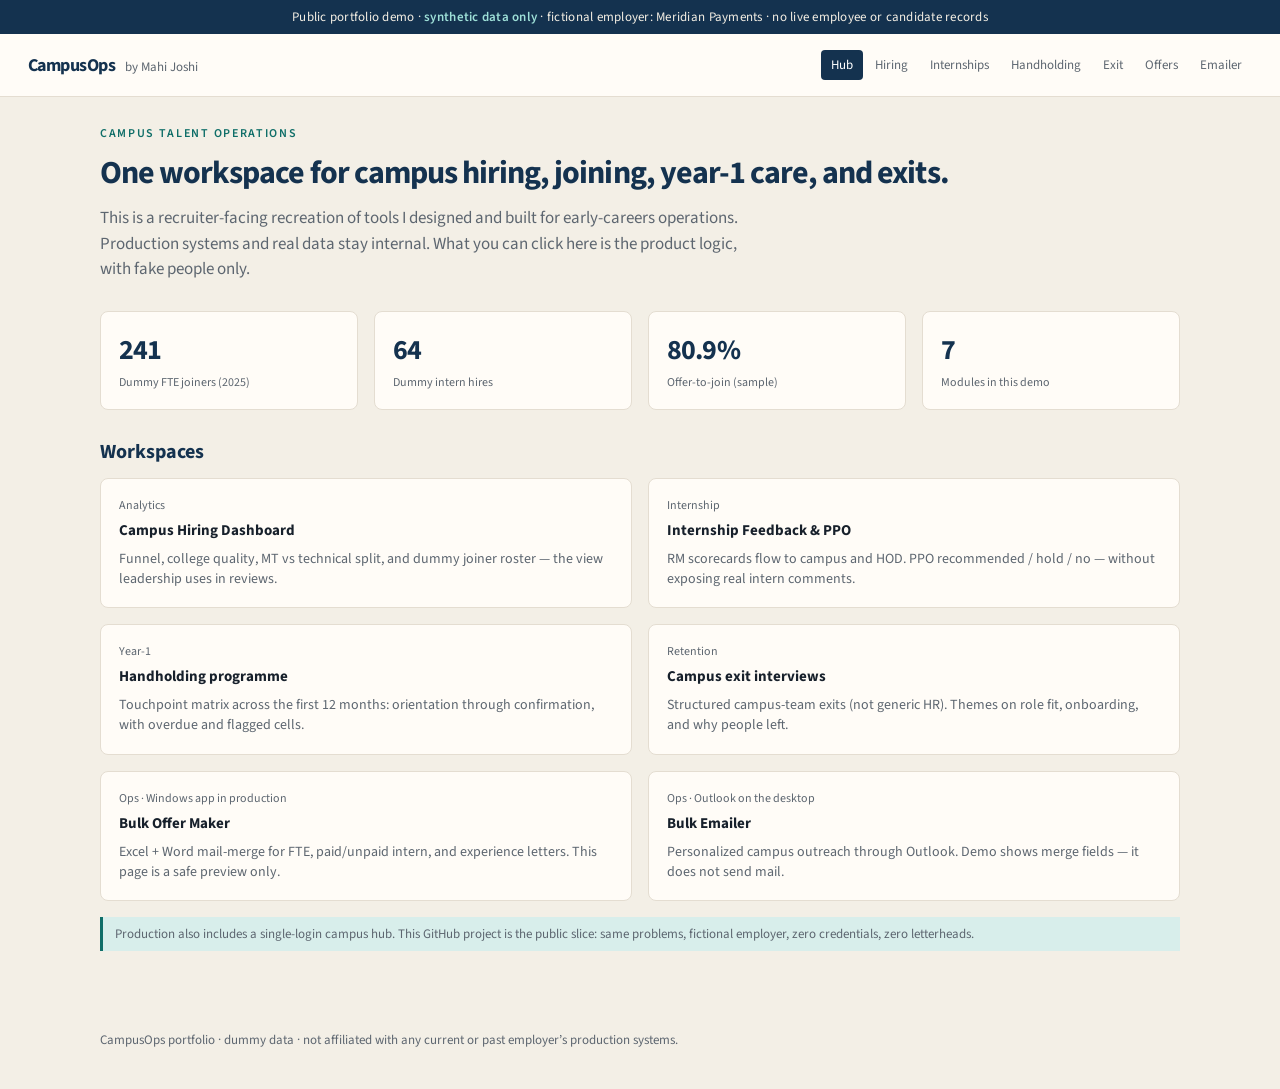
<file: index.html>
<!DOCTYPE html>
<html lang="en">
<head>
  <meta charset="UTF-8" />
  <meta name="viewport" content="width=device-width, initial-scale=1" />
  <title>CampusOps — Campus Talent Operations Suite</title>
  <meta name="description" content="Public dummy-data demo of a campus hiring operations suite: analytics, internship PPO, year-1 handholding, exit interviews, offer generation, and bulk outreach." />
  <link rel="preconnect" href="https://fonts.googleapis.com" />
  <link rel="stylesheet" href="https://fonts.googleapis.com/css2?family=Source+Sans+3:wght@400;500;600;700&display=swap" />
  <link rel="stylesheet" href="assets/css/app.css" />
</head>
<body>
  <div class="banner">Public portfolio demo · <strong>synthetic data only</strong> · fictional employer: Meridian Payments · no live employee or candidate records</div>
  <header class="top">
    <div class="brand">
      <span class="mark">CampusOps</span>
      <span class="org">by Mahi Joshi</span>
    </div>
    <nav id="nav" class="nav"></nav>
  </header>

  <main class="page">
    <p class="kicker">Campus talent operations</p>
    <h1>One workspace for campus hiring, joining, year-1 care, and exits.</h1>
    <p class="lede">
      This is a recruiter-facing recreation of tools I designed and built for early-careers operations.
      Production systems and real data stay internal. What you can click here is the product logic, with fake people only.
    </p>

    <div class="grid grid-4" style="margin-bottom:28px">
      <div class="card stat"><div class="n">241</div><div class="l">Dummy FTE joiners (2025)</div></div>
      <div class="card stat"><div class="n">64</div><div class="l">Dummy intern hires</div></div>
      <div class="card stat"><div class="n">80.9%</div><div class="l">Offer-to-join (sample)</div></div>
      <div class="card stat"><div class="n">7</div><div class="l">Modules in this demo</div></div>
    </div>

    <h2>Workspaces</h2>
    <div class="grid grid-2">
      <a class="card module" href="hiring.html">
        <div class="meta">Analytics</div>
        <h3>Campus Hiring Dashboard</h3>
        <p>Funnel, college quality, MT vs technical split, and dummy joiner roster — the view leadership uses in reviews.</p>
      </a>
      <a class="card module" href="feedback.html">
        <div class="meta">Internship</div>
        <h3>Internship Feedback &amp; PPO</h3>
        <p>RM scorecards flow to campus and HOD. PPO recommended / hold / no — without exposing real intern comments.</p>
      </a>
      <a class="card module" href="handholding.html">
        <div class="meta">Year-1</div>
        <h3>Handholding programme</h3>
        <p>Touchpoint matrix across the first 12 months: orientation through confirmation, with overdue and flagged cells.</p>
      </a>
      <a class="card module" href="exit.html">
        <div class="meta">Retention</div>
        <h3>Campus exit interviews</h3>
        <p>Structured campus-team exits (not generic HR). Themes on role fit, onboarding, and why people left.</p>
      </a>
      <a class="card module" href="offers.html">
        <div class="meta">Ops · Windows app in production</div>
        <h3>Bulk Offer Maker</h3>
        <p>Excel + Word mail-merge for FTE, paid/unpaid intern, and experience letters. This page is a safe preview only.</p>
      </a>
      <a class="card module" href="emailer.html">
        <div class="meta">Ops · Outlook on the desktop</div>
        <h3>Bulk Emailer</h3>
        <p>Personalized campus outreach through Outlook. Demo shows merge fields — it does not send mail.</p>
      </a>
    </div>

    <div class="note">
      Production also includes a single-login campus hub. This GitHub project is the public slice:
      same problems, fictional employer, zero credentials, zero letterheads.
    </div>
  </main>
  <footer>
    CampusOps portfolio · dummy data · not affiliated with any current or past employer’s production systems.
  </footer>
  <script src="assets/js/nav.js"></script>
</body>
</html>
</file>
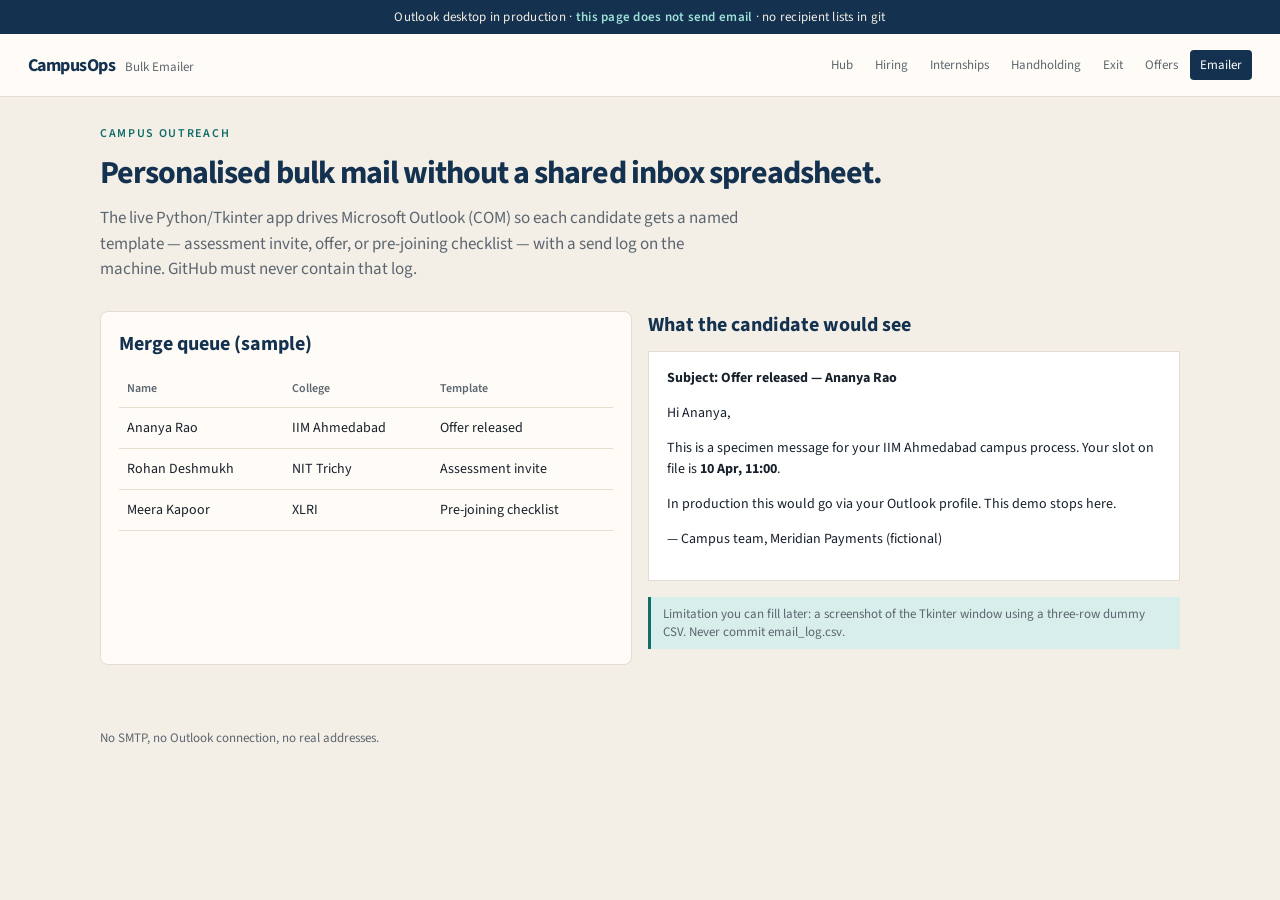
<file: emailer.html>
<!DOCTYPE html>
<html lang="en">
<head>
  <meta charset="UTF-8" />
  <meta name="viewport" content="width=device-width, initial-scale=1" />
  <title>Bulk Emailer — CampusOps</title>
  <link rel="stylesheet" href="https://fonts.googleapis.com/css2?family=Source+Sans+3:wght@400;500;600;700&display=swap" />
  <link rel="stylesheet" href="assets/css/app.css" />
</head>
<body>
  <div class="banner">Outlook desktop in production · <strong>this page does not send email</strong> · no recipient lists in git</div>
  <header class="top">
    <div class="brand"><span class="mark">CampusOps</span><span class="org">Bulk Emailer</span></div>
    <nav id="nav" class="nav"></nav>
  </header>
  <main class="page">
    <p class="kicker">Campus outreach</p>
    <h1>Personalised bulk mail without a shared inbox spreadsheet.</h1>
    <p class="lede">The live Python/Tkinter app drives Microsoft Outlook (COM) so each candidate gets a named template — assessment invite, offer, or pre-joining checklist — with a send log on the machine. GitHub must never contain that log.</p>
    <div class="grid grid-2">
      <div class="card">
        <h2>Merge queue (sample)</h2>
        <table id="queue"></table>
      </div>
      <div>
        <h2>What the candidate would see</h2>
        <div class="email-preview" id="preview"></div>
        <div class="note">Limitation you can fill later: a screenshot of the Tkinter window using a three-row dummy CSV. Never commit email_log.csv.</div>
      </div>
    </div>
  </main>
  <footer>No SMTP, no Outlook connection, no real addresses.</footer>
  <script src="assets/js/data.js"></script>
  <script src="assets/js/nav.js"></script>
  <script>
    const rows = CAMPUSOPS.emailMerge;
    document.getElementById("queue").innerHTML =
      "<tr><th>Name</th><th>College</th><th>Template</th></tr>" +
      rows.map((r) => `<tr><td>${r.name}</td><td>${r.college}</td><td>${r.status}</td></tr>`).join("");
    const r = rows[0];
    document.getElementById("preview").innerHTML = `
      <div class="subj">Subject: ${r.status} — ${r.name}</div>
      <p>Hi ${r.name.split(" ")[0]},</p>
      <p>This is a specimen message for your ${r.college} campus process. Your slot on file is <strong>${r.slot}</strong>.</p>
      <p>In production this would go via your Outlook profile. This demo stops here.</p>
      <p>— Campus team, Meridian Payments (fictional)</p>
    `;
  </script>
</body>
</html>
</file>
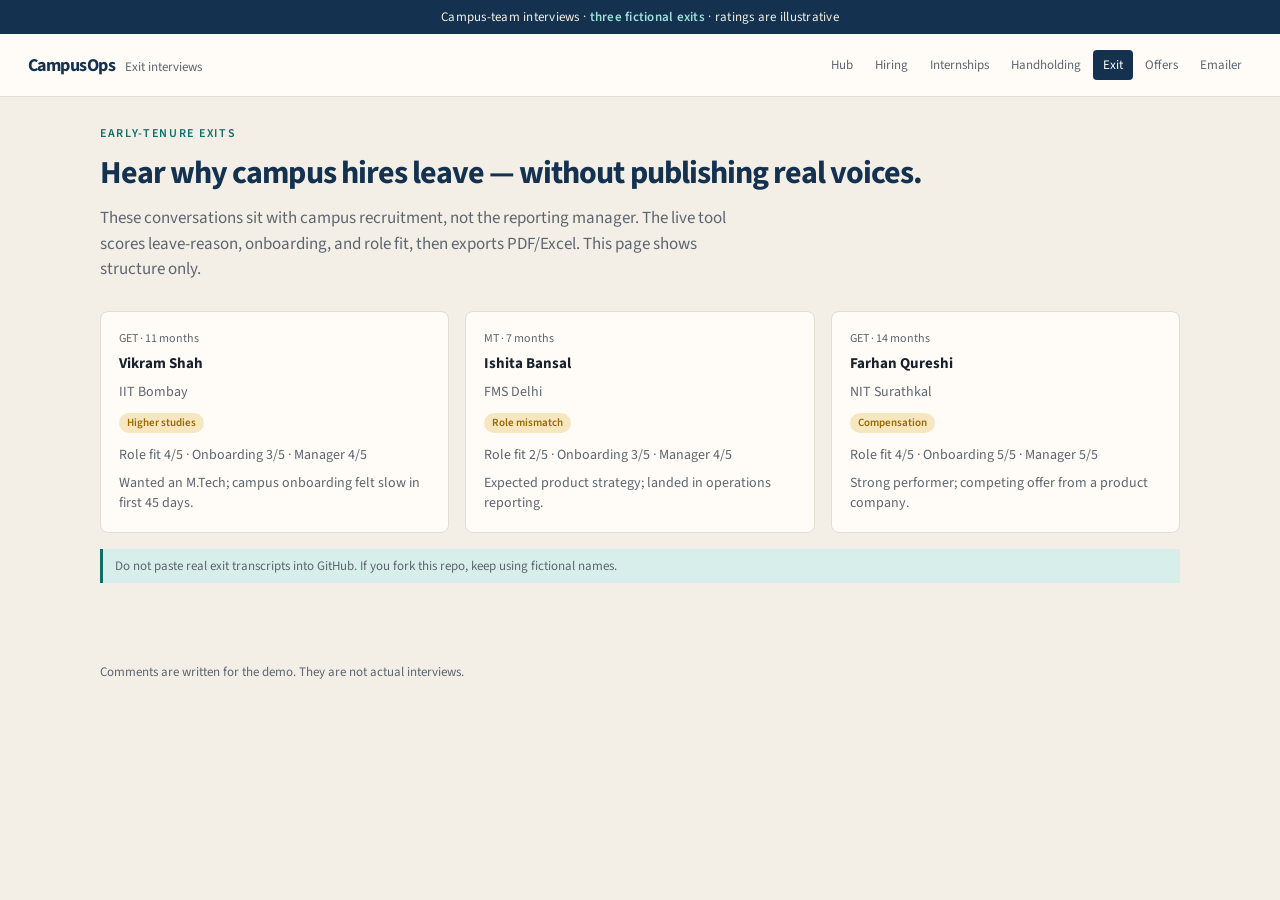
<file: exit.html>
<!DOCTYPE html>
<html lang="en">
<head>
  <meta charset="UTF-8" />
  <meta name="viewport" content="width=device-width, initial-scale=1" />
  <title>Campus Exit Interviews — CampusOps</title>
  <link rel="stylesheet" href="https://fonts.googleapis.com/css2?family=Source+Sans+3:wght@400;500;600;700&display=swap" />
  <link rel="stylesheet" href="assets/css/app.css" />
</head>
<body>
  <div class="banner">Campus-team interviews · <strong>three fictional exits</strong> · ratings are illustrative</div>
  <header class="top">
    <div class="brand"><span class="mark">CampusOps</span><span class="org">Exit interviews</span></div>
    <nav id="nav" class="nav"></nav>
  </header>
  <main class="page">
    <p class="kicker">Early-tenure exits</p>
    <h1>Hear why campus hires leave — without publishing real voices.</h1>
    <p class="lede">These conversations sit with campus recruitment, not the reporting manager. The live tool scores leave-reason, onboarding, and role fit, then exports PDF/Excel. This page shows structure only.</p>
    <div id="exits" class="grid grid-3"></div>
    <div class="note">Do not paste real exit transcripts into GitHub. If you fork this repo, keep using fictional names.</div>
  </main>
  <footer>Comments are written for the demo. They are not actual interviews.</footer>
  <script src="assets/js/data.js"></script>
  <script src="assets/js/nav.js"></script>
  <script>
    document.getElementById("exits").innerHTML = CAMPUSOPS.exits.map((e) => `
      <div class="card">
        <div class="meta">${e.track} · ${e.tenure}</div>
        <h3>${e.name}</h3>
        <p style="margin-bottom:10px">${e.college}</p>
        <p><span class="pill warn">${e.reason}</span></p>
        <p style="margin-top:12px">Role fit ${e.roleFit}/5 · Onboarding ${e.onboarding}/5 · Manager ${e.manager}/5</p>
        <p style="margin-top:8px">${e.note}</p>
      </div>
    `).join("");
  </script>
</body>
</html>
</file>
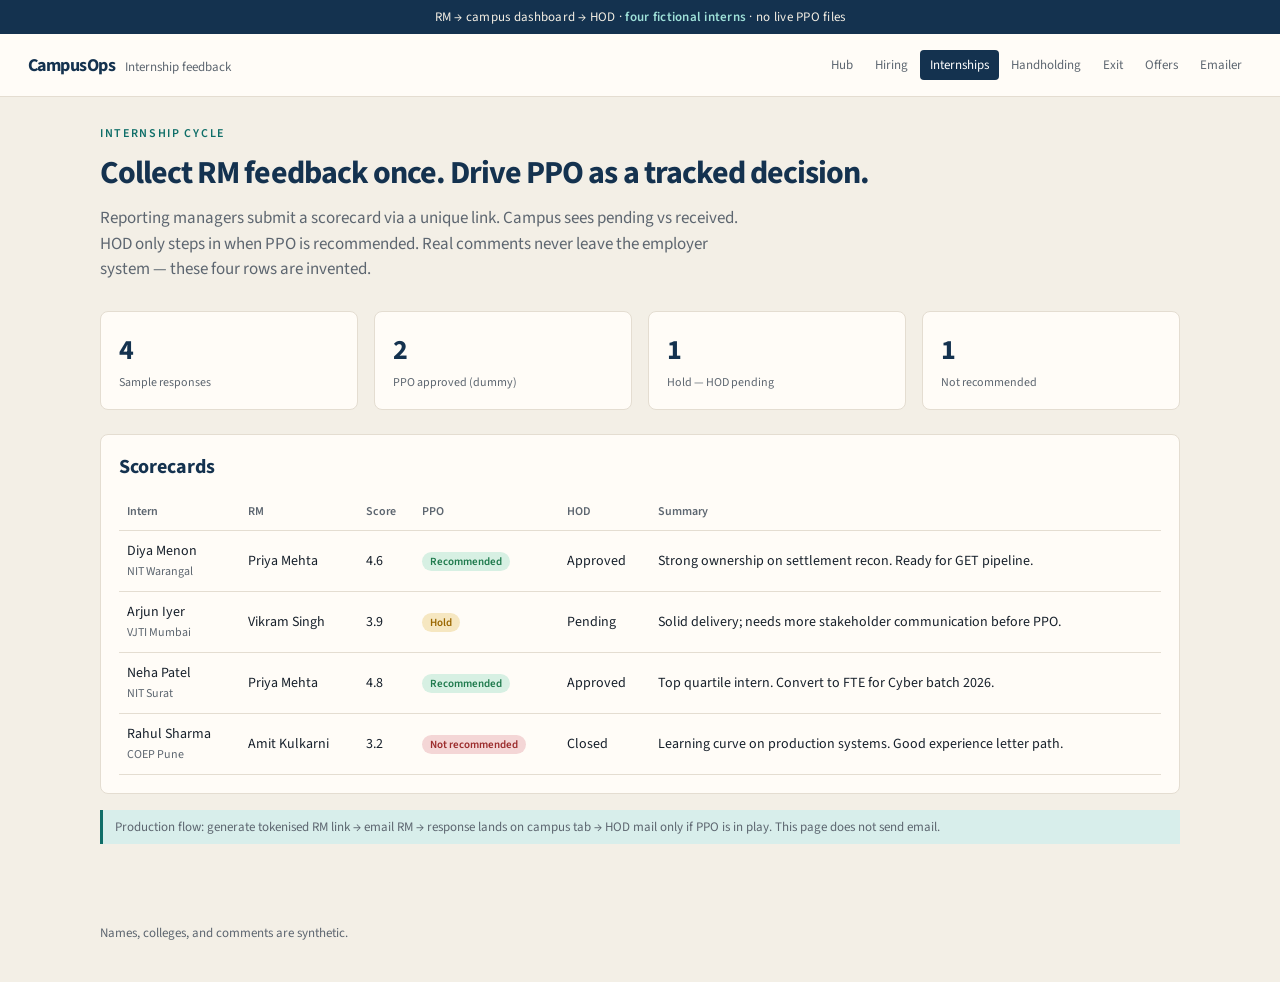
<file: feedback.html>
<!DOCTYPE html>
<html lang="en">
<head>
  <meta charset="UTF-8" />
  <meta name="viewport" content="width=device-width, initial-scale=1" />
  <title>Internship Feedback & PPO — CampusOps</title>
  <link rel="stylesheet" href="https://fonts.googleapis.com/css2?family=Source+Sans+3:wght@400;500;600;700&display=swap" />
  <link rel="stylesheet" href="assets/css/app.css" />
</head>
<body>
  <div class="banner">RM → campus dashboard → HOD · <strong>four fictional interns</strong> · no live PPO files</div>
  <header class="top">
    <div class="brand"><span class="mark">CampusOps</span><span class="org">Internship feedback</span></div>
    <nav id="nav" class="nav"></nav>
  </header>
  <main class="page">
    <p class="kicker">Internship cycle</p>
    <h1>Collect RM feedback once. Drive PPO as a tracked decision.</h1>
    <p class="lede">Reporting managers submit a scorecard via a unique link. Campus sees pending vs received. HOD only steps in when PPO is recommended. Real comments never leave the employer system — these four rows are invented.</p>
    <div class="grid grid-4" style="margin-bottom:24px">
      <div class="card stat"><div class="n">4</div><div class="l">Sample responses</div></div>
      <div class="card stat"><div class="n">2</div><div class="l">PPO approved (dummy)</div></div>
      <div class="card stat"><div class="n">1</div><div class="l">Hold — HOD pending</div></div>
      <div class="card stat"><div class="n">1</div><div class="l">Not recommended</div></div>
    </div>
    <div class="card">
      <h2>Scorecards</h2>
      <table id="interns"></table>
    </div>
    <div class="note">Production flow: generate tokenised RM link → email RM → response lands on campus tab → HOD mail only if PPO is in play. This page does not send email.</div>
  </main>
  <footer>Names, colleges, and comments are synthetic.</footer>
  <script src="assets/js/data.js"></script>
  <script src="assets/js/nav.js"></script>
  <script>
    const tone = (p) => p === "Recommended" ? "ok" : p === "Hold" ? "warn" : "bad";
    document.getElementById("interns").innerHTML =
      "<tr><th>Intern</th><th>RM</th><th>Score</th><th>PPO</th><th>HOD</th><th>Summary</th></tr>" +
      CAMPUSOPS.interns.map((i) =>
        `<tr>
          <td>${i.name}<br><span style="color:var(--muted);font-size:12px">${i.college}</span></td>
          <td>${i.rm}</td>
          <td>${i.score.toFixed(1)}</td>
          <td><span class="pill ${tone(i.ppo)}">${i.ppo}</span></td>
          <td>${i.hodStatus}</td>
          <td>${i.summary}</td>
        </tr>`
      ).join("");
  </script>
</body>
</html>
</file>
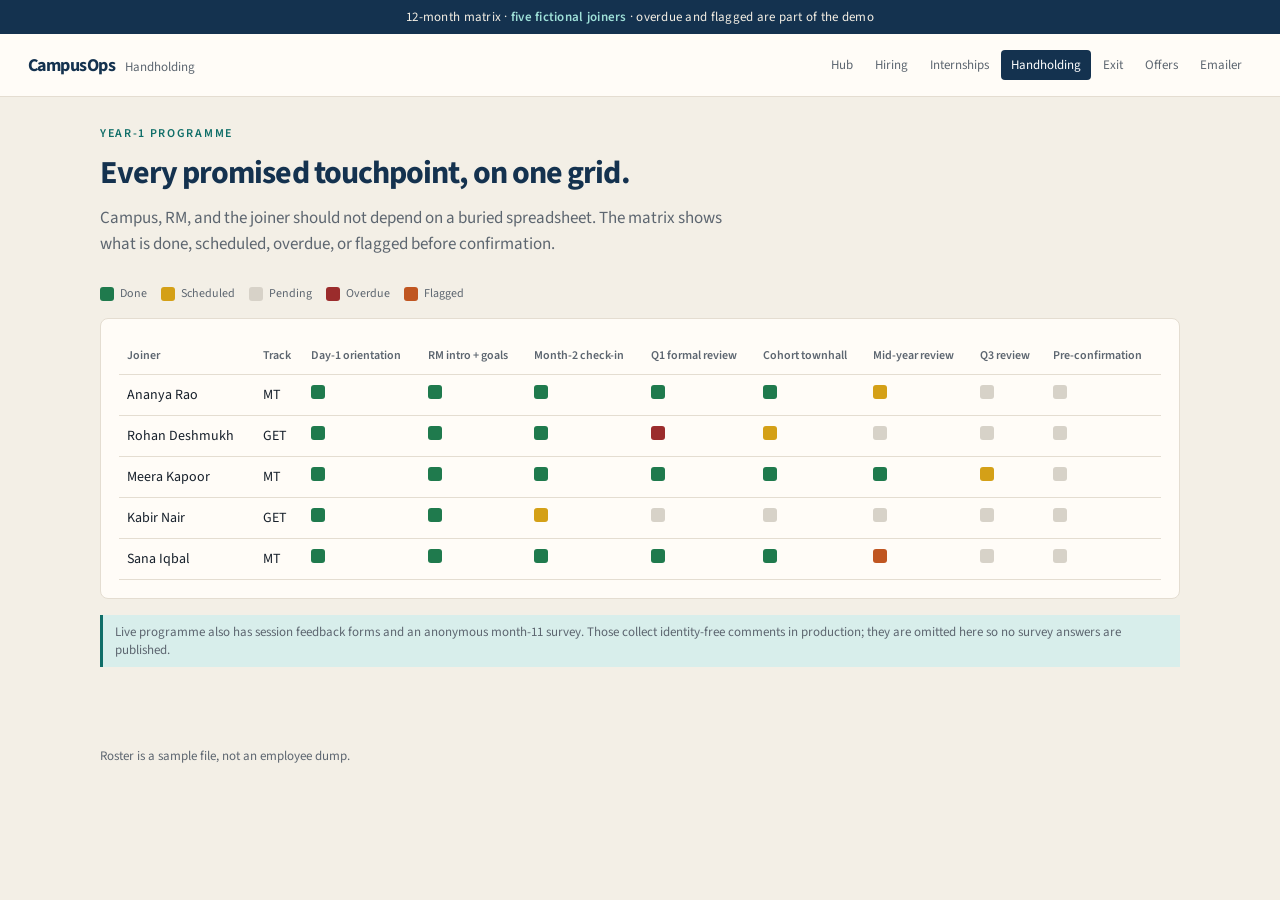
<file: handholding.html>
<!DOCTYPE html>
<html lang="en">
<head>
  <meta charset="UTF-8" />
  <meta name="viewport" content="width=device-width, initial-scale=1" />
  <title>Year-1 Handholding — CampusOps</title>
  <link rel="stylesheet" href="https://fonts.googleapis.com/css2?family=Source+Sans+3:wght@400;500;600;700&display=swap" />
  <link rel="stylesheet" href="assets/css/app.css" />
</head>
<body>
  <div class="banner">12-month matrix · <strong>five fictional joiners</strong> · overdue and flagged are part of the demo</div>
  <header class="top">
    <div class="brand"><span class="mark">CampusOps</span><span class="org">Handholding</span></div>
    <nav id="nav" class="nav"></nav>
  </header>
  <main class="page">
    <p class="kicker">Year-1 programme</p>
    <h1>Every promised touchpoint, on one grid.</h1>
    <p class="lede">Campus, RM, and the joiner should not depend on a buried spreadsheet. The matrix shows what is done, scheduled, overdue, or flagged before confirmation.</p>
    <div class="legend">
      <span><i class="cell done"></i> Done</span>
      <span><i class="cell scheduled"></i> Scheduled</span>
      <span><i class="cell pending"></i> Pending</span>
      <span><i class="cell overdue"></i> Overdue</span>
      <span><i class="cell flagged"></i> Flagged</span>
    </div>
    <div class="card matrix">
      <table id="matrix"></table>
    </div>
    <div class="note">Live programme also has session feedback forms and an anonymous month-11 survey. Those collect identity-free comments in production; they are omitted here so no survey answers are published.</div>
  </main>
  <footer>Roster is a sample file, not an employee dump.</footer>
  <script src="assets/js/data.js"></script>
  <script src="assets/js/nav.js"></script>
  <script>
    const h = CAMPUSOPS.handholding;
    const head = "<tr><th>Joiner</th><th>Track</th>" + h.touchpoints.map((t) => `<th>${t}</th>`).join("") + "</tr>";
    const body = h.employees.map((e) =>
      `<tr><td>${e.name}</td><td>${e.track}</td>` +
      e.cells.map((c) => `<td><i class="cell ${c}" title="${c}"></i></td>`).join("") +
      "</tr>"
    ).join("");
    document.getElementById("matrix").innerHTML = head + body;
  </script>
</body>
</html>
</file>
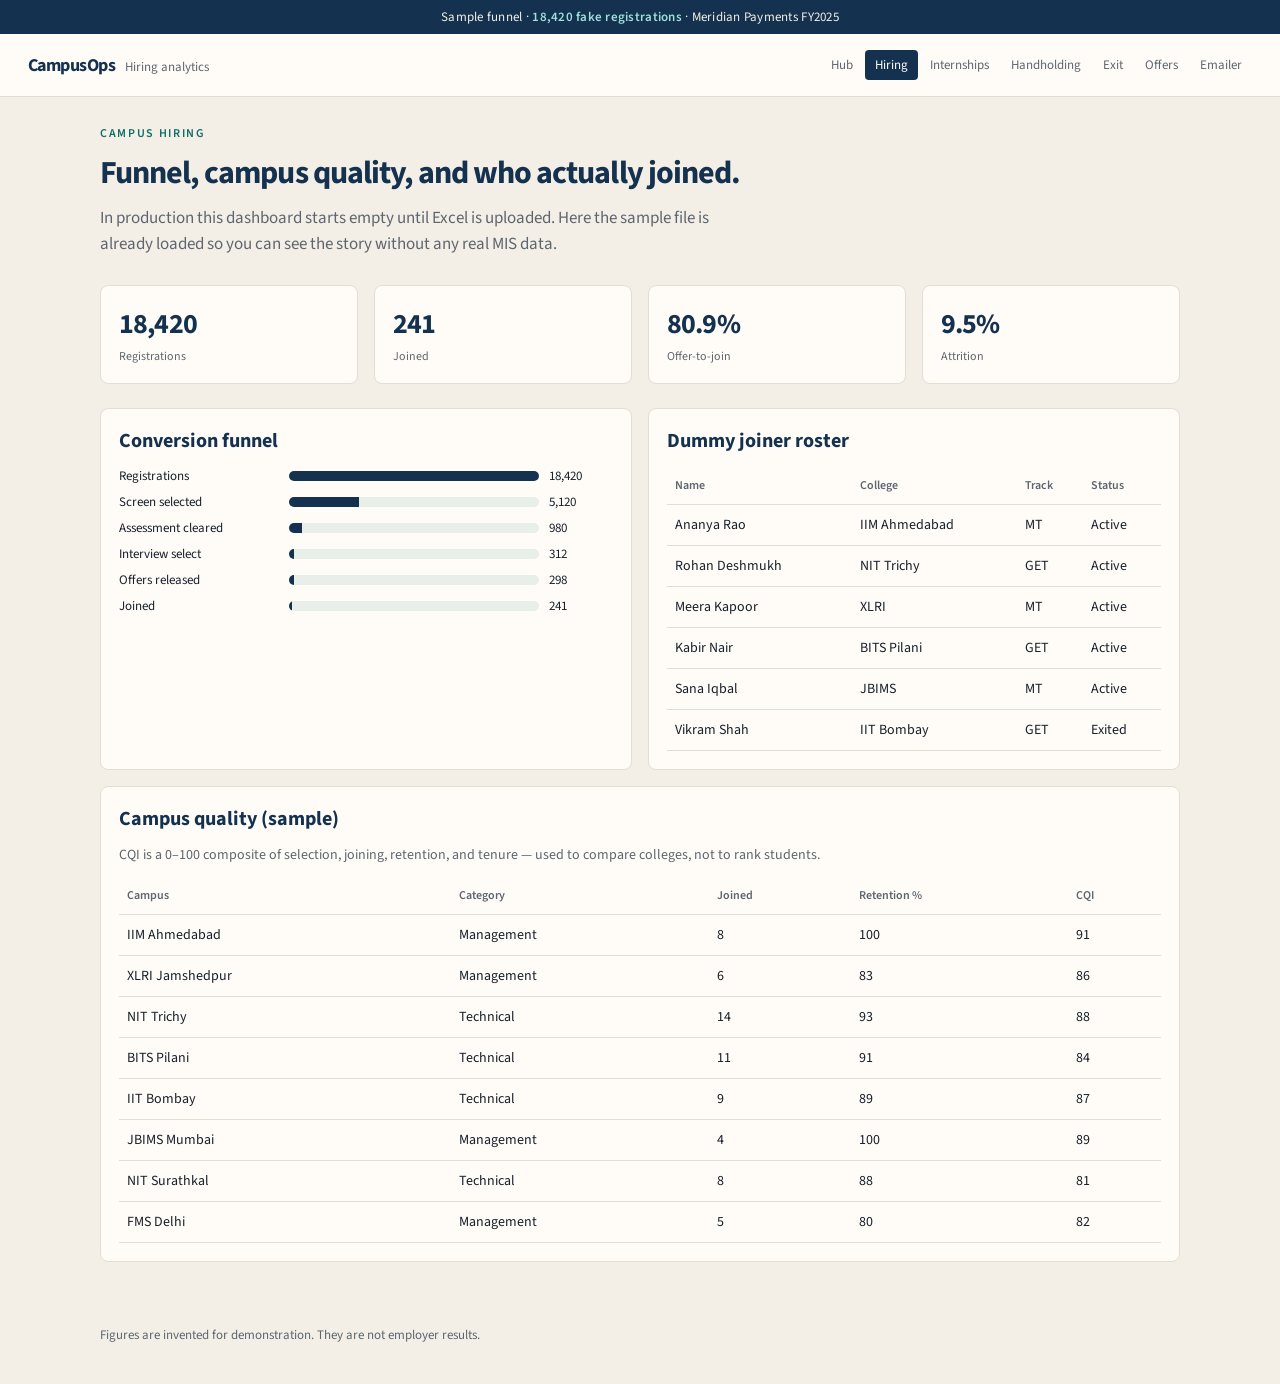
<file: hiring.html>
<!DOCTYPE html>
<html lang="en">
<head>
  <meta charset="UTF-8" />
  <meta name="viewport" content="width=device-width, initial-scale=1" />
  <title>Campus Hiring Dashboard — CampusOps</title>
  <link rel="stylesheet" href="https://fonts.googleapis.com/css2?family=Source+Sans+3:wght@400;500;600;700&display=swap" />
  <link rel="stylesheet" href="assets/css/app.css" />
</head>
<body>
  <div class="banner">Sample funnel · <strong>18,420 fake registrations</strong> · Meridian Payments FY2025</div>
  <header class="top">
    <div class="brand"><span class="mark">CampusOps</span><span class="org">Hiring analytics</span></div>
    <nav id="nav" class="nav"></nav>
  </header>
  <main class="page">
    <p class="kicker">Campus hiring</p>
    <h1>Funnel, campus quality, and who actually joined.</h1>
    <p class="lede">In production this dashboard starts empty until Excel is uploaded. Here the sample file is already loaded so you can see the story without any real MIS data.</p>
    <div id="kpis" class="grid grid-4" style="margin-bottom:24px"></div>
    <div class="grid grid-2">
      <div class="card">
        <h2>Conversion funnel</h2>
        <div id="funnel" class="funnel"></div>
      </div>
      <div class="card">
        <h2>Dummy joiner roster</h2>
        <table id="joiners"></table>
      </div>
    </div>
    <div class="card" style="margin-top:16px">
      <h2>Campus quality (sample)</h2>
      <p style="margin-bottom:12px;color:var(--muted);font-size:14px">CQI is a 0–100 composite of selection, joining, retention, and tenure — used to compare colleges, not to rank students.</p>
      <table id="campuses"></table>
    </div>
  </main>
  <footer>Figures are invented for demonstration. They are not employer results.</footer>
  <script src="assets/js/data.js"></script>
  <script src="assets/js/nav.js"></script>
  <script>
    const d = window.CAMPUSOPS;
    const k = d.kpis;
    document.getElementById("kpis").innerHTML = [
      ["Registrations", k.registrations.toLocaleString()],
      ["Joined", k.joined],
      ["Offer-to-join", k.offerToJoin + "%"],
      ["Attrition", k.attrition + "%"],
    ].map(([l, n]) => `<div class="card stat"><div class="n">${n}</div><div class="l">${l}</div></div>`).join("");
    const max = d.funnel[0].value;
    document.getElementById("funnel").innerHTML = d.funnel.map((s) => {
      const pct = Math.round((s.value / max) * 100);
      return `<div class="row"><span>${s.stage}</span><div class="bar"><span style="width:${pct}%"></span></div><span>${s.value.toLocaleString()}</span></div>`;
    }).join("");
    document.getElementById("joiners").innerHTML =
      "<tr><th>Name</th><th>College</th><th>Track</th><th>Status</th></tr>" +
      d.joiners.map((j) => `<tr><td>${j.name}</td><td>${j.college}</td><td>${j.track}</td><td>${j.status}</td></tr>`).join("");
    document.getElementById("campuses").innerHTML =
      "<tr><th>Campus</th><th>Category</th><th>Joined</th><th>Retention %</th><th>CQI</th></tr>" +
      d.campuses.map((c) => `<tr><td>${c.name}</td><td>${c.cat}</td><td>${c.joined}</td><td>${c.retain}</td><td>${c.cqi}</td></tr>`).join("");
  </script>
</body>
</html>
</file>
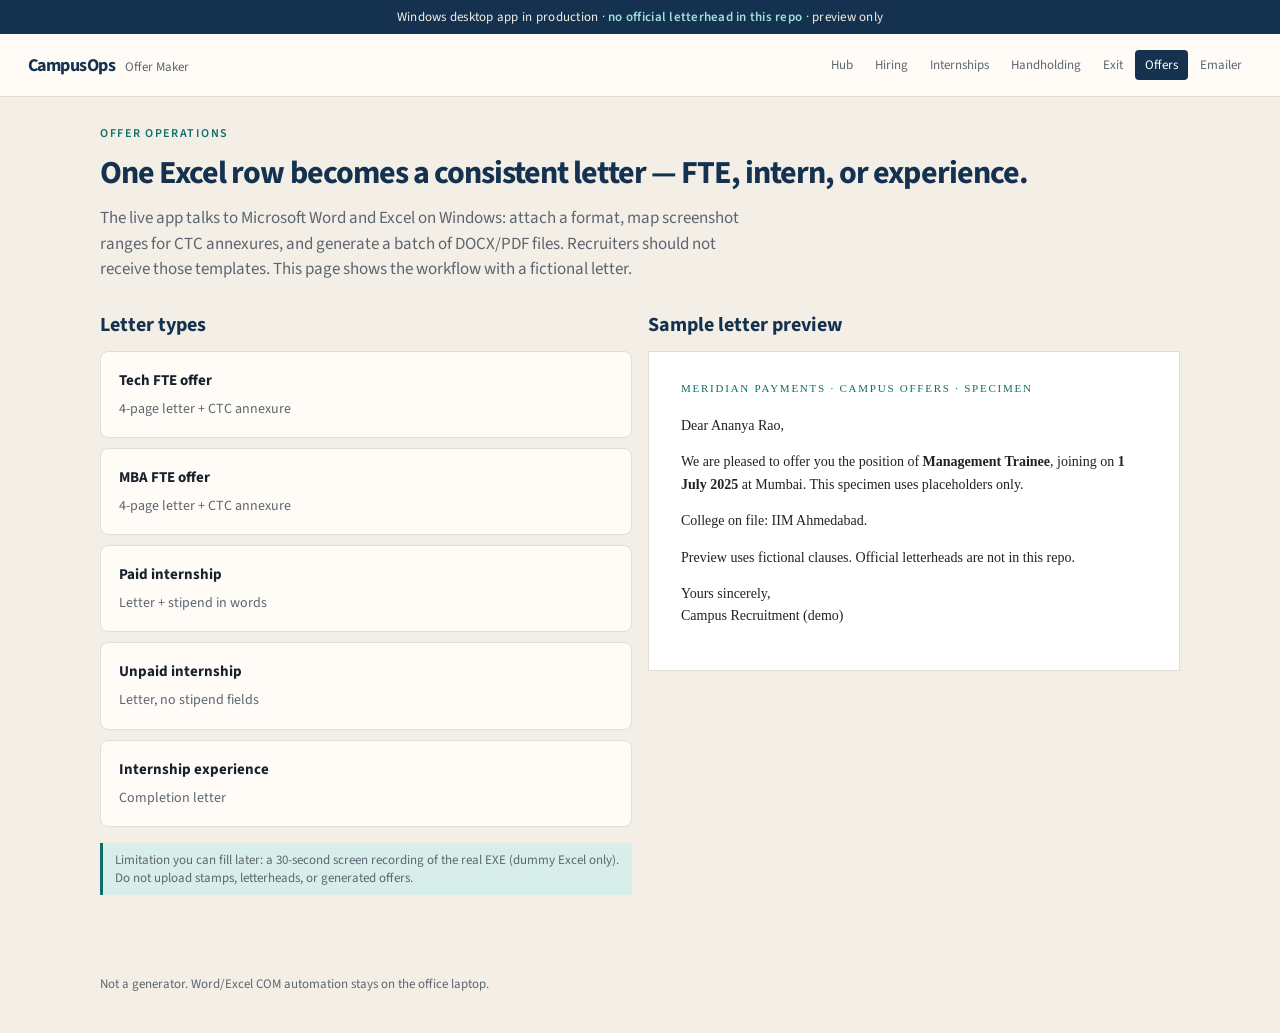
<file: offers.html>
<!DOCTYPE html>
<html lang="en">
<head>
  <meta charset="UTF-8" />
  <meta name="viewport" content="width=device-width, initial-scale=1" />
  <title>Bulk Offer Maker — CampusOps</title>
  <link rel="stylesheet" href="https://fonts.googleapis.com/css2?family=Source+Sans+3:wght@400;500;600;700&display=swap" />
  <link rel="stylesheet" href="assets/css/app.css" />
</head>
<body>
  <div class="banner">Windows desktop app in production · <strong>no official letterhead in this repo</strong> · preview only</div>
  <header class="top">
    <div class="brand"><span class="mark">CampusOps</span><span class="org">Offer Maker</span></div>
    <nav id="nav" class="nav"></nav>
  </header>
  <main class="page">
    <p class="kicker">Offer operations</p>
    <h1>One Excel row becomes a consistent letter — FTE, intern, or experience.</h1>
    <p class="lede">The live app talks to Microsoft Word and Excel on Windows: attach a format, map screenshot ranges for CTC annexures, and generate a batch of DOCX/PDF files. Recruiters should not receive those templates. This page shows the workflow with a fictional letter.</p>
    <div class="grid grid-2">
      <div>
        <h2>Letter types</h2>
        <div id="types" class="grid" style="gap:10px"></div>
        <div class="note">Limitation you can fill later: a 30-second screen recording of the real EXE (dummy Excel only). Do not upload stamps, letterheads, or generated offers.</div>
      </div>
      <div>
        <h2>Sample letter preview</h2>
        <div class="letter" id="letter"></div>
      </div>
    </div>
  </main>
  <footer>Not a generator. Word/Excel COM automation stays on the office laptop.</footer>
  <script src="assets/js/data.js"></script>
  <script src="assets/js/nav.js"></script>
  <script>
    const p = CAMPUSOPS.offerPreview;
    document.getElementById("types").innerHTML = CAMPUSOPS.offerTypes.map((t) =>
      `<div class="card"><h3>${t.name}</h3><p>${t.pages}</p></div>`
    ).join("");
    document.getElementById("letter").innerHTML = `
      <div class="org-line">Meridian Payments · Campus offers · specimen</div>
      <p style="margin-top:18px">Dear ${p.candidate},</p>
      <p>We are pleased to offer you the position of <strong>${p.role}</strong>, joining on <strong>${p.doj}</strong> at ${p.location}. This specimen uses placeholders only.</p>
      <p>College on file: ${p.college}.</p>
      <p>${p.note}</p>
      <p>Yours sincerely,<br>Campus Recruitment (demo)</p>
    `;
  </script>
</body>
</html>
</file>
<file: assets/css/app.css>
:root {
  --bg: #f3efe6;
  --surface: #fffcf7;
  --ink: #17202b;
  --muted: #5d6670;
  --navy: #14324f;
  --navy-2: #1c4568;
  --teal: #0f6e68;
  --teal-soft: #d8eeeb;
  --line: #e4ddd1;
  --warn: #9a6700;
  --danger: #9b2c2c;
  --ok: #1f7a4d;
  --shadow: 0 0 0 1px var(--line);
  font-family: "Source Sans 3", "Segoe UI", sans-serif;
  color: var(--ink);
  background: var(--bg);
}

* { box-sizing: border-box; }
html, body { margin: 0; min-height: 100%; }
body { background: var(--bg); }
a { color: inherit; text-decoration: none; }
button, input, select, textarea { font: inherit; }

.banner {
  background: var(--navy);
  color: #f4efe4;
  font-size: 13px;
  letter-spacing: 0.02em;
  text-align: center;
  padding: 8px 16px;
}
.banner strong { color: #9ee0d8; font-weight: 600; }

.top {
  display: flex;
  align-items: center;
  justify-content: space-between;
  gap: 16px;
  padding: 16px 28px;
  background: var(--surface);
  border-bottom: 1px solid var(--line);
  position: sticky;
  top: 0;
  z-index: 20;
}
.brand {
  display: flex;
  align-items: baseline;
  gap: 10px;
}
.brand .mark {
  font-weight: 700;
  font-size: 18px;
  letter-spacing: -0.03em;
  color: var(--navy);
}
.brand .org {
  font-size: 13px;
  color: var(--muted);
}
.nav {
  display: flex;
  flex-wrap: nowrap;
  gap: 2px;
  overflow-x: auto;
  max-width: 100%;
}
.nav a {
  font-size: 13px;
  padding: 6px 10px;
  border-radius: 4px;
  color: var(--muted);
}
.nav a:hover { background: var(--bg); color: var(--ink); }
.nav a.active {
  background: var(--navy);
  color: #fff;
}

.page { max-width: 1120px; margin: 0 auto; padding: 28px 20px 64px; }
.kicker {
  font-size: 12px;
  letter-spacing: 0.14em;
  text-transform: uppercase;
  color: var(--teal);
  font-weight: 600;
  margin: 0 0 8px;
}
h1 { font-size: 32px; letter-spacing: -0.03em; margin: 0 0 10px; color: var(--navy); }
h2 { font-size: 20px; margin: 0 0 12px; color: var(--navy); }
h3 { font-size: 15px; margin: 0 0 8px; }
.lede { font-size: 17px; color: var(--muted); max-width: 640px; line-height: 1.5; margin: 0 0 28px; }

.grid { display: grid; gap: 16px; }
.grid-3 { grid-template-columns: repeat(3, minmax(0, 1fr)); }
.grid-4 { grid-template-columns: repeat(4, minmax(0, 1fr)); }
.grid-2 { grid-template-columns: repeat(2, minmax(0, 1fr)); }

.card {
  background: var(--surface);
  border: 1px solid var(--line);
  border-radius: 8px;
  padding: 18px;
}
.card.module:hover { border-color: var(--navy); }
.card .meta { font-size: 12px; color: var(--muted); margin-bottom: 6px; }
.card p { margin: 0; color: var(--muted); font-size: 14px; line-height: 1.45; }

.stat .n {
  font-size: 28px;
  font-weight: 700;
  letter-spacing: -0.03em;
  color: var(--navy);
}
.stat .l { font-size: 12px; color: var(--muted); margin-top: 4px; }

table {
  width: 100%;
  border-collapse: collapse;
  font-size: 14px;
}
th, td {
  text-align: left;
  padding: 10px 8px;
  border-bottom: 1px solid var(--line);
}
th { font-size: 12px; color: var(--muted); font-weight: 600; }

.pill {
  display: inline-block;
  font-size: 11px;
  padding: 2px 8px;
  border-radius: 99px;
  background: var(--teal-soft);
  color: var(--teal);
  font-weight: 600;
}
.pill.warn { background: #f6e7c1; color: var(--warn); }
.pill.bad { background: #f4d6d6; color: var(--danger); }
.pill.ok { background: #d7f0e3; color: var(--ok); }
.pill.neutral { background: var(--bg); color: var(--muted); }

.funnel .row {
  display: grid;
  grid-template-columns: 160px 1fr 64px;
  align-items: center;
  gap: 10px;
  margin-bottom: 8px;
  font-size: 13px;
}
.bar {
  height: 10px;
  background: #e8efe9;
  border-radius: 99px;
  overflow: hidden;
}
.bar > span {
  display: block;
  height: 100%;
  background: var(--navy);
}

.matrix {
  overflow-x: auto;
}
.matrix table { min-width: 820px; }
.cell {
  width: 14px;
  height: 14px;
  border-radius: 3px;
  display: inline-block;
}
.cell.done { background: var(--ok); }
.cell.scheduled { background: #d4a017; }
.cell.pending { background: #d7d2c8; }
.cell.overdue { background: var(--danger); }
.cell.flagged { background: #c05621; }

.legend { display: flex; gap: 14px; flex-wrap: wrap; font-size: 12px; color: var(--muted); margin: 8px 0 16px; }
.legend span { display: flex; align-items: center; gap: 6px; }

.letter {
  font-family: "Georgia", serif;
  background: #fff;
  border: 1px solid var(--line);
  padding: 28px 32px;
  min-height: 280px;
  color: #222;
  font-size: 14px;
  line-height: 1.6;
}
.letter .org-line { font-size: 11px; letter-spacing: 0.16em; text-transform: uppercase; color: var(--teal); }

.email-preview {
  border: 1px solid var(--line);
  background: #fff;
  padding: 16px 18px;
  font-size: 14px;
  line-height: 1.5;
}
.email-preview .subj { font-weight: 700; margin-bottom: 10px; }

.note {
  font-size: 13px;
  color: var(--muted);
  border-left: 3px solid var(--teal);
  padding: 8px 12px;
  background: var(--teal-soft);
  margin: 16px 0;
}

footer {
  max-width: 1120px;
  margin: 0 auto;
  padding: 0 20px 40px;
  font-size: 13px;
  color: var(--muted);
}

@media (max-width: 820px) {
  .grid-3, .grid-4, .grid-2 { grid-template-columns: 1fr; }
  .top { flex-direction: column; align-items: flex-start; }
  h1 { font-size: 26px; }
}
</file>
